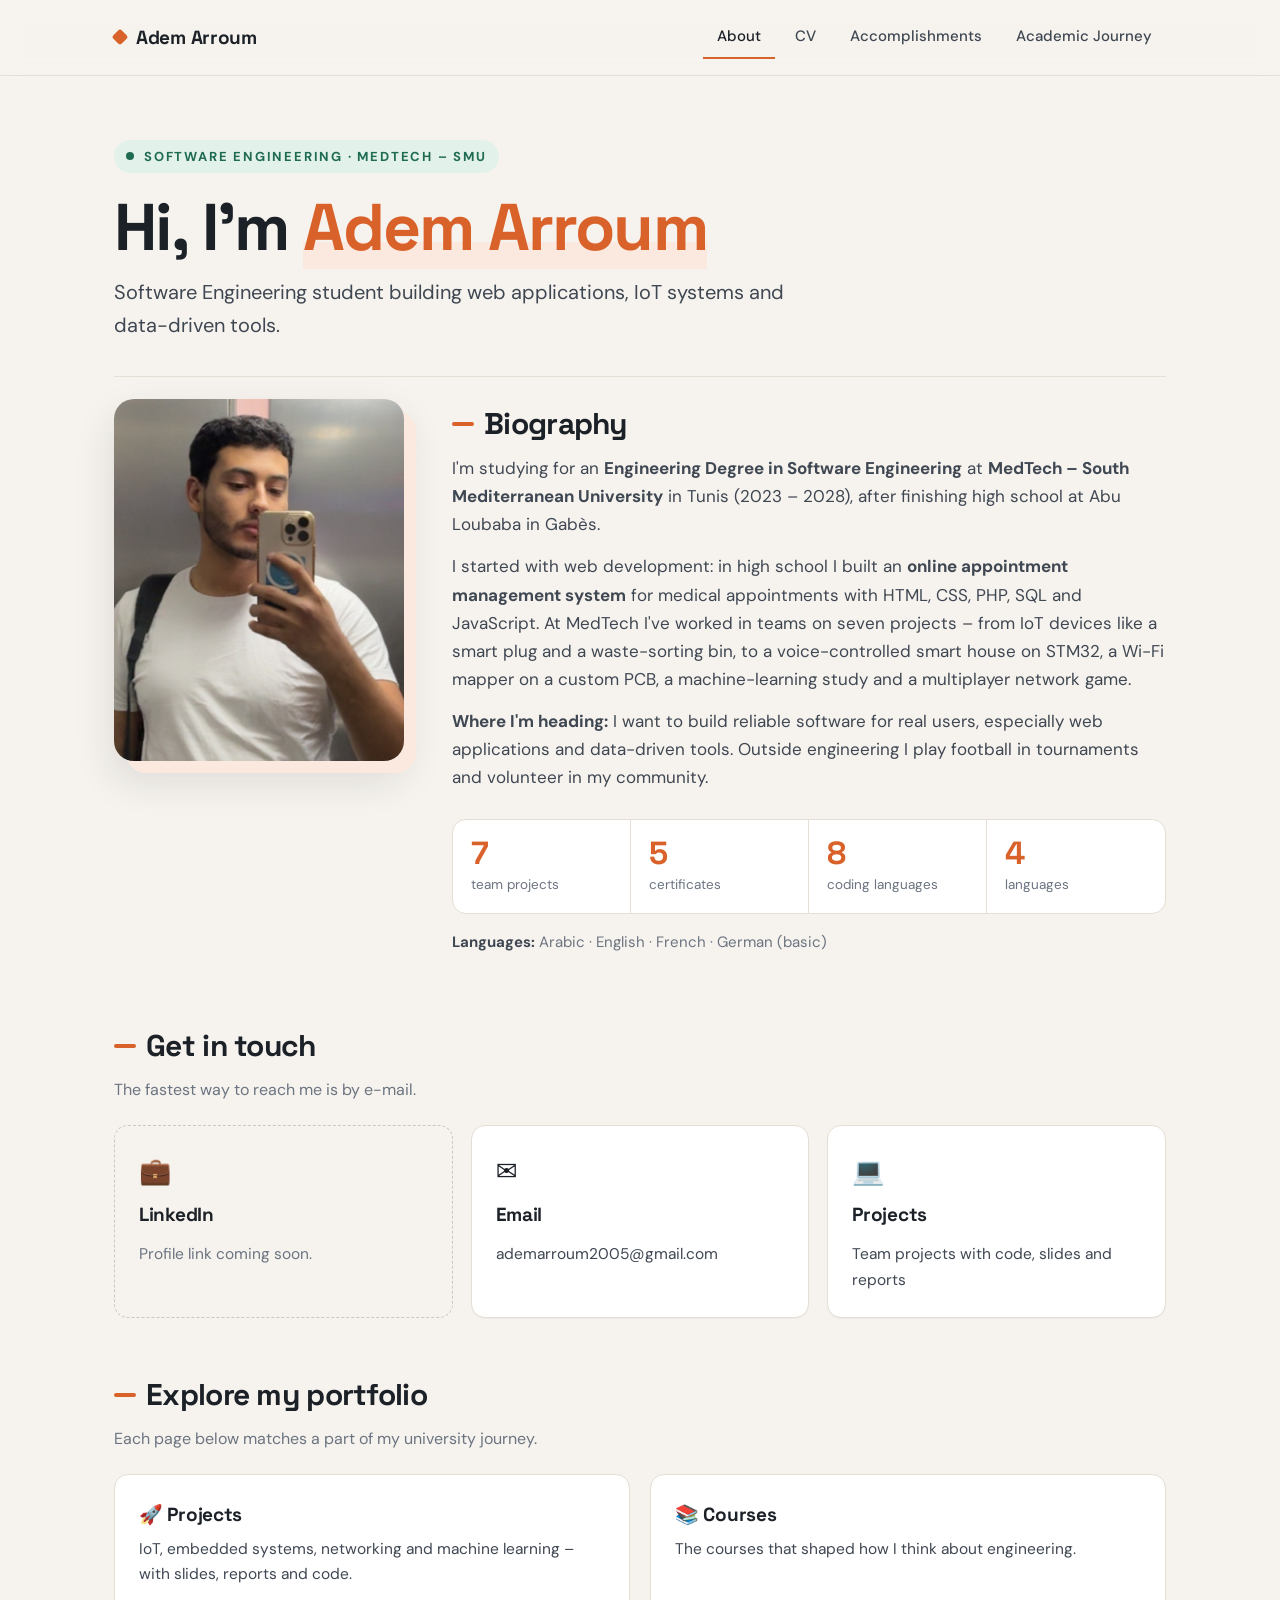
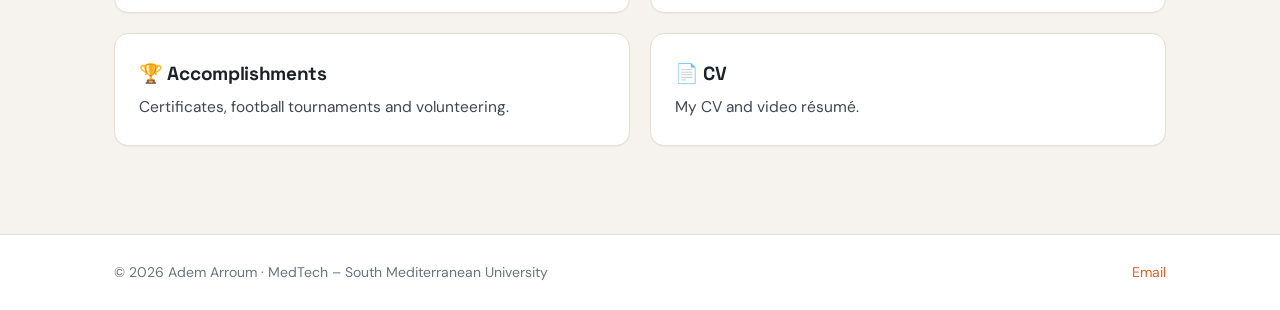
<file: index.html>
<!DOCTYPE html>
<html lang="en">
<head>
<meta charset="utf-8">
<meta name="viewport" content="width=device-width, initial-scale=1">
<title>About · Adem Arroum</title>
<meta name="description" content="E-portfolio of Adem Arroum, Software Engineering student at MedTech – South Mediterranean University.">
<meta property="og:type" content="website">
<meta property="og:title" content="About · Adem Arroum – E-Portfolio">
<meta property="og:description" content="Software Engineering student at MedTech – SMU: IoT, embedded, networking and machine-learning team projects, CV and certificates.">
<link rel="preconnect" href="https://fonts.googleapis.com"><link rel="preconnect" href="https://fonts.gstatic.com" crossorigin>
<link href="https://fonts.googleapis.com/css2?family=DM+Sans:wght@400;500;600;700&family=Space+Grotesk:wght@500;600;700&display=swap" rel="stylesheet">
<link rel="icon" href="data:image/svg+xml,<svg xmlns='http://www.w3.org/2000/svg' viewBox='0 0 100 100'><circle cx='50' cy='50' r='40' fill='%23d9622b'/></svg>">
<link rel="stylesheet" href="assets/style.css">
</head>
<body>
<header><nav class="nav">
  <a class="brand" href="index.html"><span class="dot"></span>Adem Arroum</a>
  <button class="burger" aria-label="Open menu" onclick="document.querySelector('.menu').classList.toggle('open')">☰</button>
  <ul class="menu"><li><a href="index.html" class="active">About</a><ul class="sub"><li><a href="index.html#biography">Biography</a></li><li><a href="index.html#linkedin">LinkedIn</a></li><li><a href="index.html#email">Email</a></li></ul></li><li><a href="cv.html">CV</a><ul class="sub"><li><a href="cv.html#cv">CV</a></li><li><a href="cv.html#video-resume">Video Résumé</a></li></ul></li><li><a href="accomplishments.html">Accomplishments</a><ul class="sub"><li><a href="accomplishments.html#extracurricular">Extracurricular Activities</a></li><li><a href="accomplishments.html#certificates">Professional Certificates</a></li><li><a href="accomplishments.html#rewards">Rewards</a></li><li><a href="accomplishments.html#competitions">Competitions</a></li></ul></li><li><a href="academic.html">Academic Journey</a><ul class="sub"><li><a href="academic.html#internships">Internships</a></li><li><a href="academic.html#projects">Projects</a></li><li><a href="academic.html#courses">Interesting Courses</a></li><li><a href="academic.html#company-visits">Company Visits</a></li></ul></li></ul>
</nav></header>
<main>
<div class="hero">
  <div class="kicker"><span class="dot"></span>Software Engineering · MedTech – SMU</div>
  <h1>Hi, I'm <span class="grad">Adem Arroum</span></h1>
  <p class="lead">Software Engineering student building web applications, IoT systems and data-driven tools.</p>
</div>

<section id="biography" style="padding-top:10px">
 <div class="about">
  <div class="photo"><img src="assets/img/adem.jpg" alt="Portrait of Adem Arroum"></div>
  <div class="bio">
   <h2>Biography</h2>
   <p>I'm studying for an <b>Engineering Degree in Software Engineering</b> at <b>MedTech – South Mediterranean University</b> in Tunis (2023 – 2028), after finishing high school at Abu Loubaba in Gabès.</p>
   <p>I started with web development: in high school I built an <b>online appointment management system</b> for medical appointments with HTML, CSS, PHP, SQL and JavaScript. At MedTech I've worked in teams on seven projects – from IoT devices like a smart plug and a waste-sorting bin, to a voice-controlled smart house on STM32, a Wi-Fi mapper on a custom PCB, a machine-learning study and a multiplayer network game.</p>
   <p><b>Where I'm heading:</b> I want to build reliable software for real users, especially web applications and data-driven tools. Outside engineering I play football in tournaments and volunteer in my community.</p>
   <div class="stat-row">
    <div class="stat"><b>7</b><span>team projects</span></div>
    <div class="stat"><b>5</b><span>certificates</span></div>
    <div class="stat"><b>8</b><span>coding languages</span></div>
    <div class="stat"><b>4</b><span>languages</span></div>
   </div>
   <p style="margin-top:16px;color:var(--muted);font-size:15px"><b style="color:var(--soft)">Languages:</b> Arabic · English · French · German (basic)</p>
  </div>
 </div>
</section>

<section>
 <h2>Get in touch</h2>
 <p class="sec-intro">The fastest way to reach me is by e-mail.</p>
 <div class="contact-cards">
  <div class="card placeholder" id="linkedin"><span class="ic">💼</span><h3>LinkedIn</h3><p>Profile link coming soon.</p></div>
  <a class="card" id="email" href="mailto:ademarroum2005@gmail.com"><span class="ic">✉️</span><h3>Email</h3><p>ademarroum2005@gmail.com</p></a>
  <a class="card" href="academic.html#projects"><span class="ic">💻</span><h3>Projects</h3><p>Team projects with code, slides and reports</p></a>
 </div>
</section>

<section>
 <h2>Explore my portfolio</h2>
 <p class="sec-intro">Each page below matches a part of my university journey.</p>
 <div class="grid g2">
  <a class="card" href="academic.html#projects"><h3>🚀 Projects</h3><p>IoT, embedded systems, networking and machine learning – with slides, reports and code.</p></a>
  <a class="card" href="academic.html#courses"><h3>📚 Courses</h3><p>The courses that shaped how I think about engineering.</p></a>
  <a class="card" href="accomplishments.html"><h3>🏆 Accomplishments</h3><p>Certificates, football tournaments and volunteering.</p></a>
  <a class="card" href="cv.html"><h3>📄 CV</h3><p>My CV and video résumé.</p></a>
 </div>
</section>

</main>
<footer><div class="in">
  <span>© 2026 Adem Arroum · MedTech – South Mediterranean University</span>
  <span><a href="mailto:ademarroum2005@gmail.com">Email</a></span>
</div></footer>
</body>
</html>
</file>
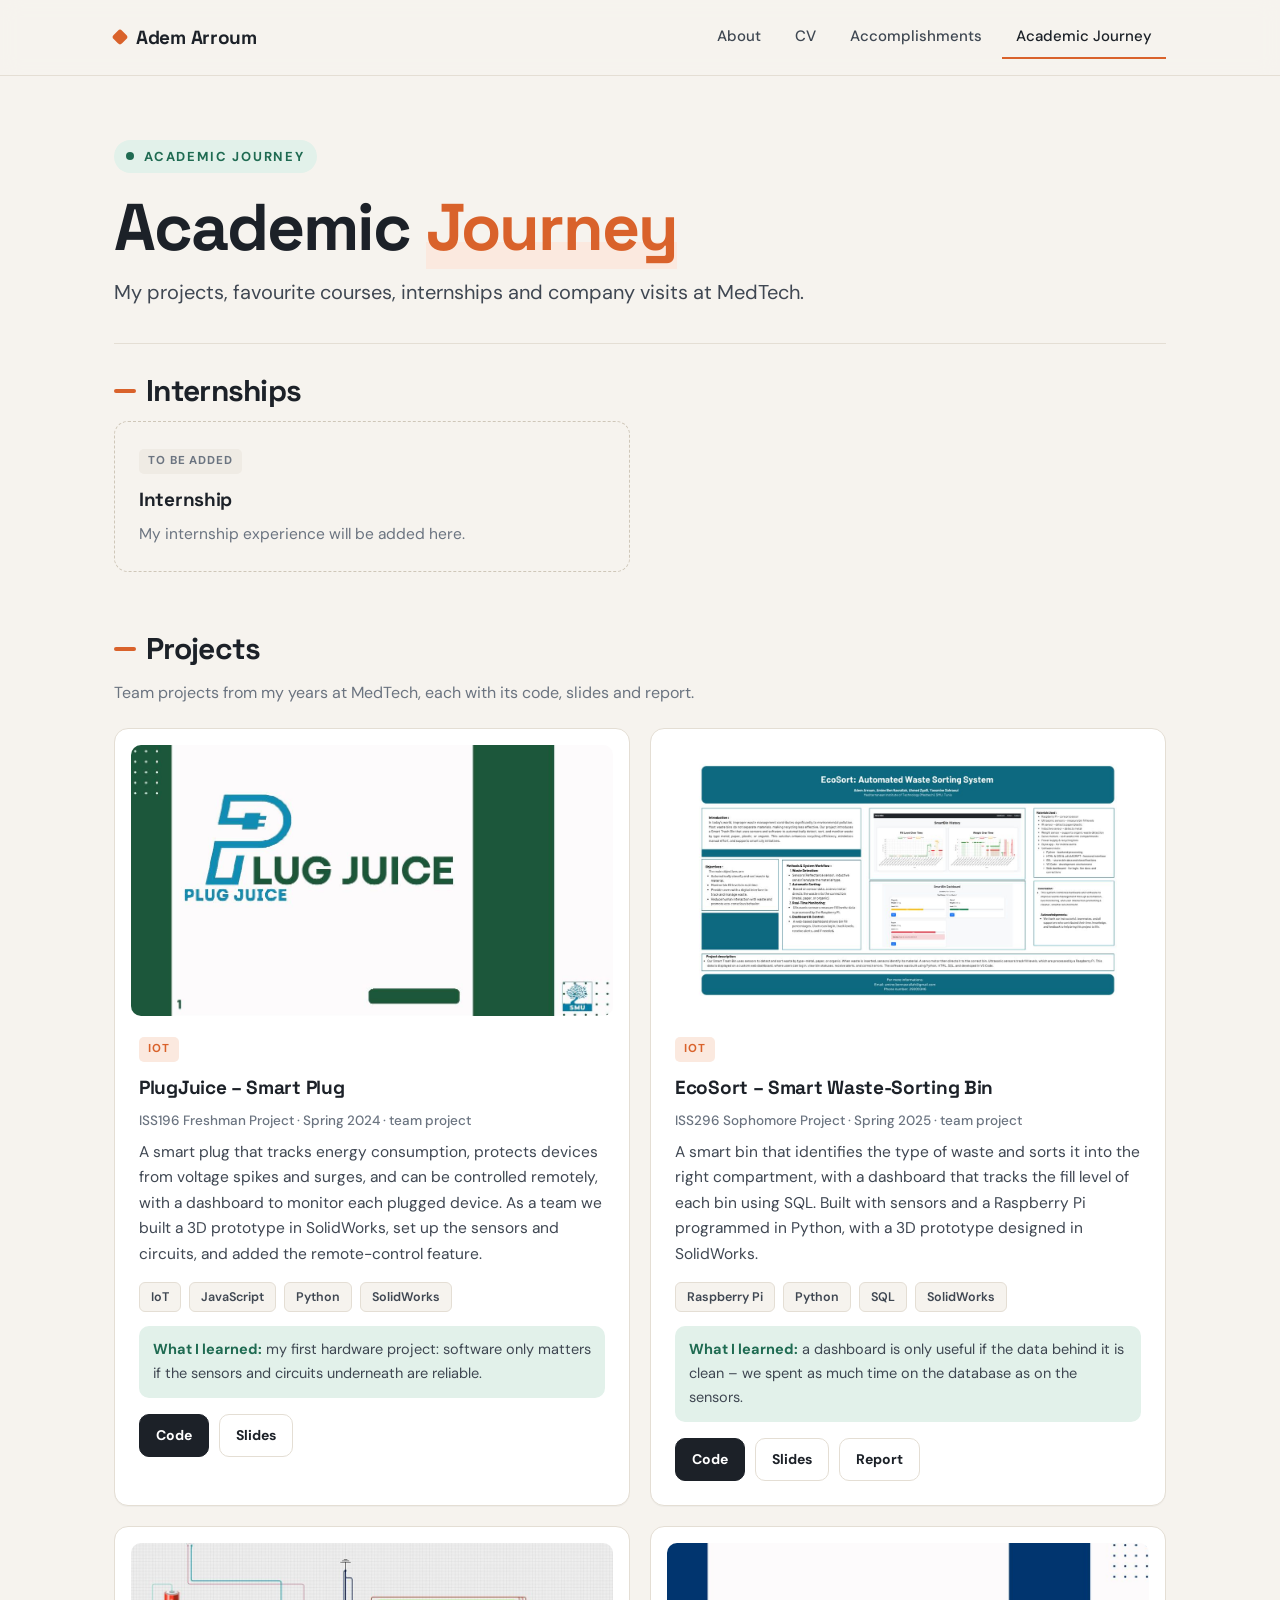
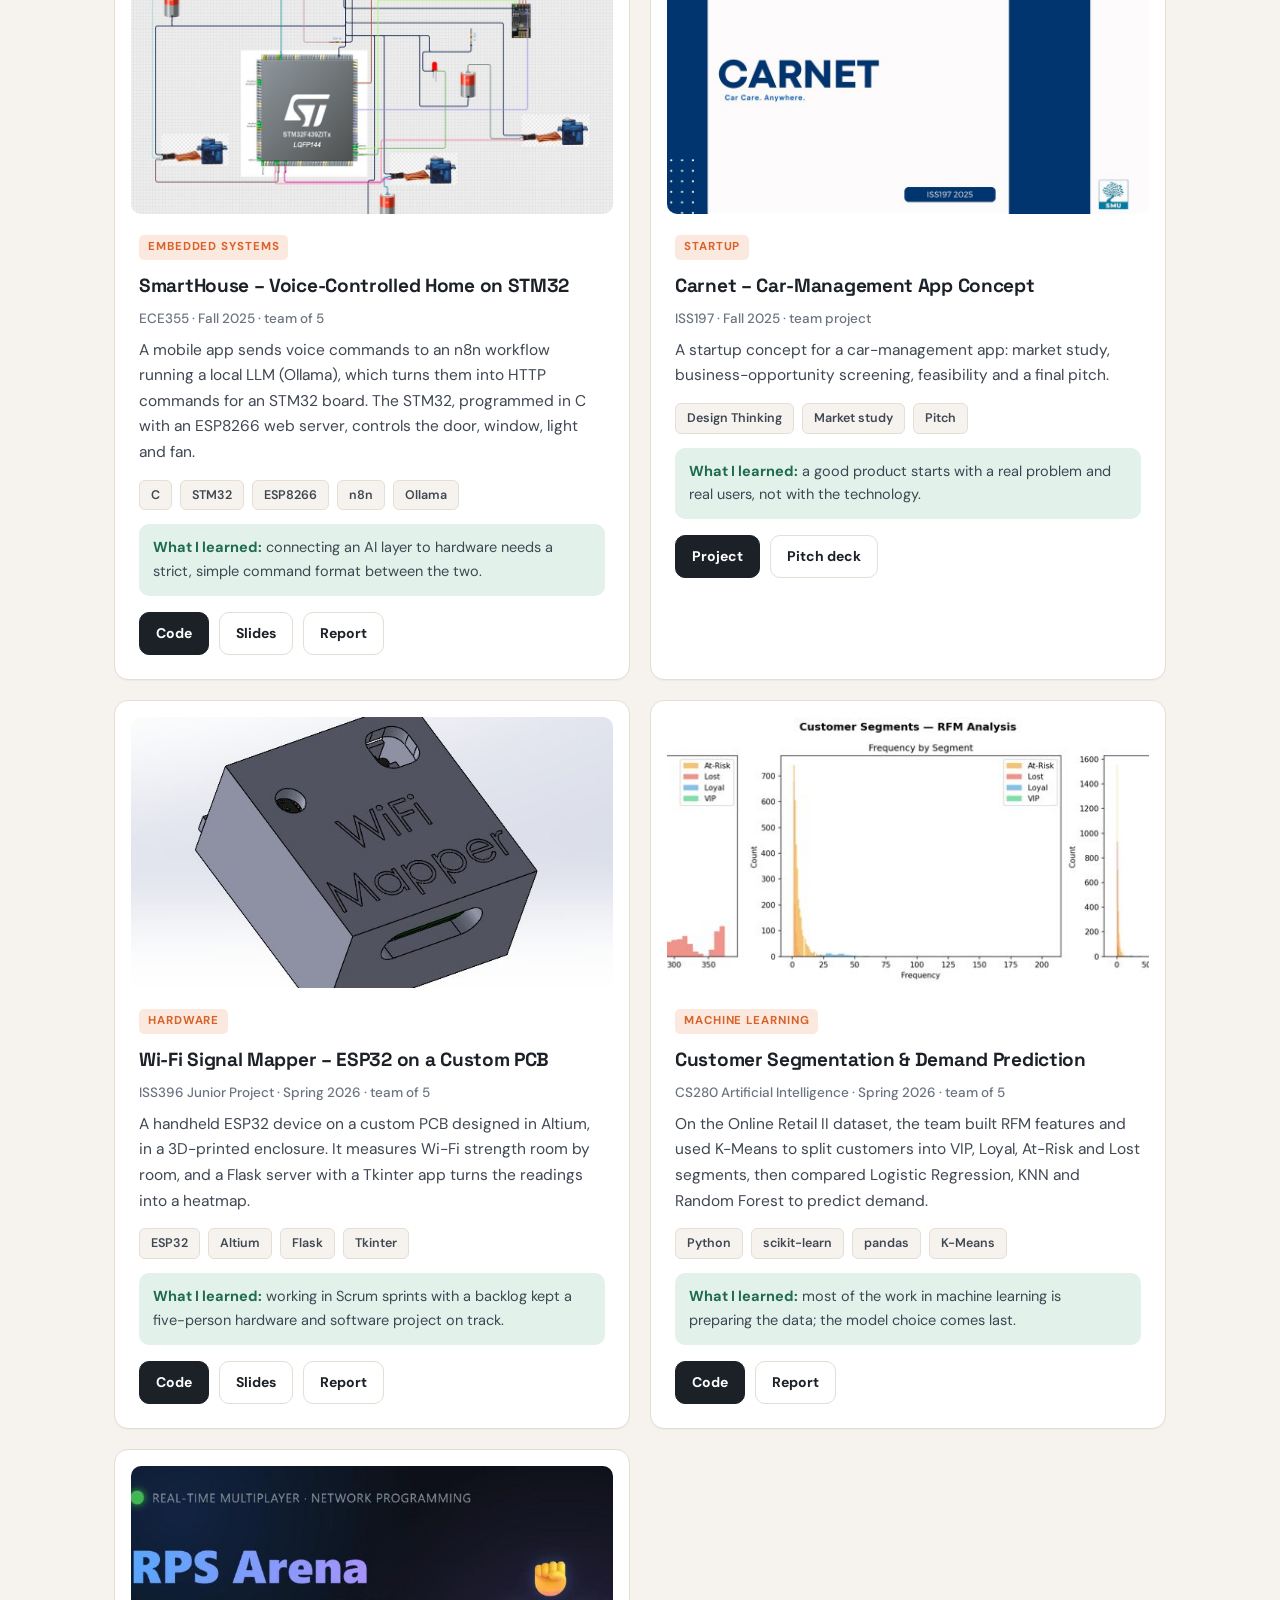
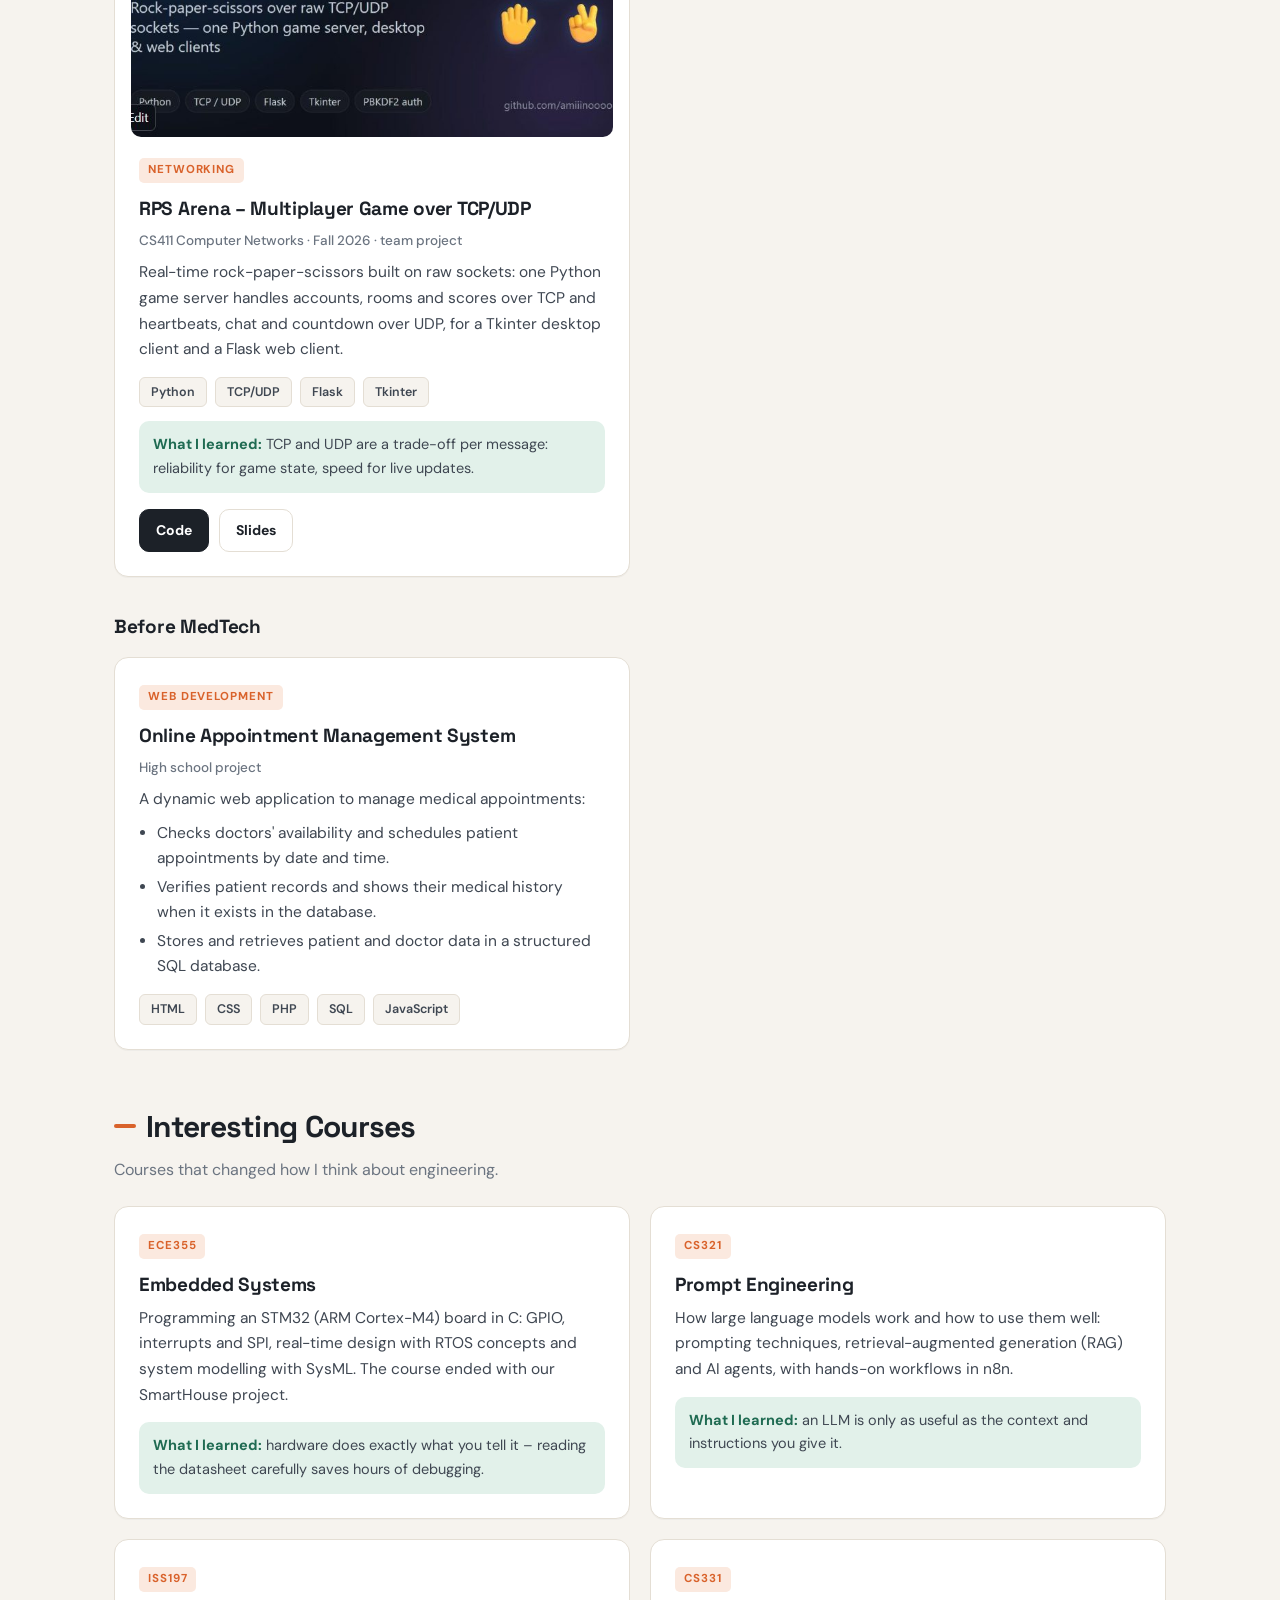
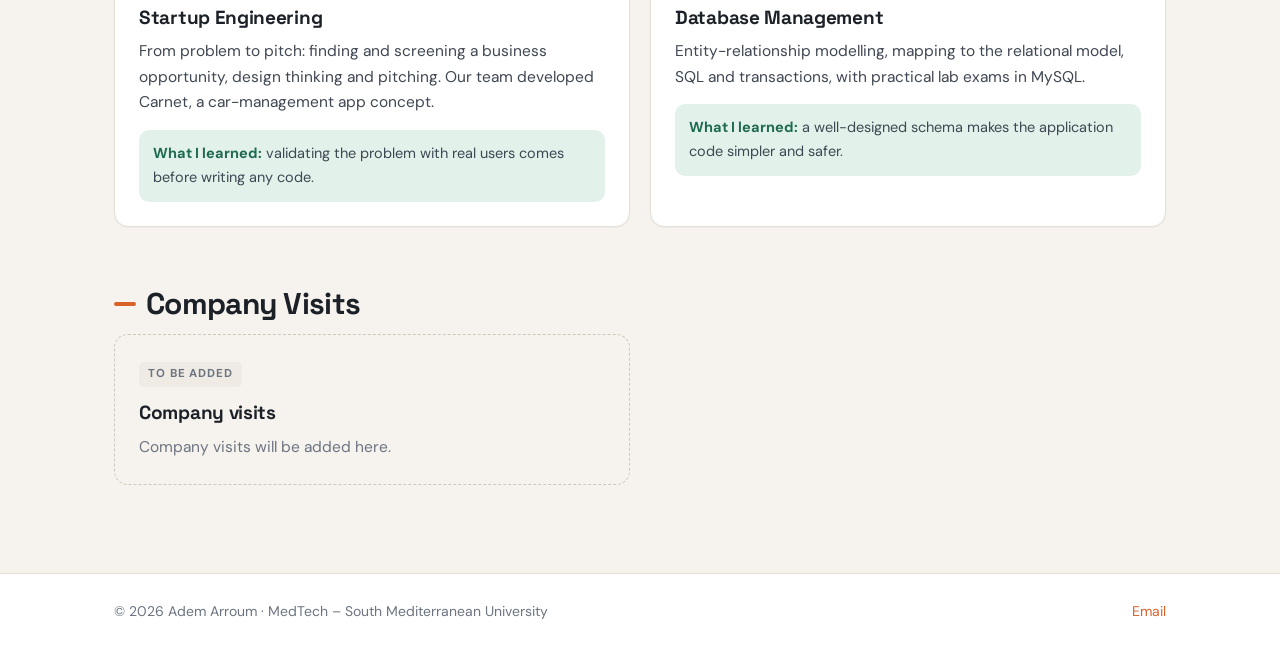
<file: academic.html>
<!DOCTYPE html>
<html lang="en">
<head>
<meta charset="utf-8">
<meta name="viewport" content="width=device-width, initial-scale=1">
<title>Academic Journey · Adem Arroum</title>
<meta name="description" content="E-portfolio of Adem Arroum, Software Engineering student at MedTech – South Mediterranean University.">
<meta property="og:type" content="website">
<meta property="og:title" content="Academic Journey · Adem Arroum – E-Portfolio">
<meta property="og:description" content="Software Engineering student at MedTech – SMU: IoT, embedded, networking and machine-learning team projects, CV and certificates.">
<link rel="preconnect" href="https://fonts.googleapis.com"><link rel="preconnect" href="https://fonts.gstatic.com" crossorigin>
<link href="https://fonts.googleapis.com/css2?family=DM+Sans:wght@400;500;600;700&family=Space+Grotesk:wght@500;600;700&display=swap" rel="stylesheet">
<link rel="icon" href="data:image/svg+xml,<svg xmlns='http://www.w3.org/2000/svg' viewBox='0 0 100 100'><circle cx='50' cy='50' r='40' fill='%23d9622b'/></svg>">
<link rel="stylesheet" href="assets/style.css">
</head>
<body>
<header><nav class="nav">
  <a class="brand" href="index.html"><span class="dot"></span>Adem Arroum</a>
  <button class="burger" aria-label="Open menu" onclick="document.querySelector('.menu').classList.toggle('open')">☰</button>
  <ul class="menu"><li><a href="index.html">About</a><ul class="sub"><li><a href="index.html#biography">Biography</a></li><li><a href="index.html#linkedin">LinkedIn</a></li><li><a href="index.html#email">Email</a></li></ul></li><li><a href="cv.html">CV</a><ul class="sub"><li><a href="cv.html#cv">CV</a></li><li><a href="cv.html#video-resume">Video Résumé</a></li></ul></li><li><a href="accomplishments.html">Accomplishments</a><ul class="sub"><li><a href="accomplishments.html#extracurricular">Extracurricular Activities</a></li><li><a href="accomplishments.html#certificates">Professional Certificates</a></li><li><a href="accomplishments.html#rewards">Rewards</a></li><li><a href="accomplishments.html#competitions">Competitions</a></li></ul></li><li><a href="academic.html" class="active">Academic Journey</a><ul class="sub"><li><a href="academic.html#internships">Internships</a></li><li><a href="academic.html#projects">Projects</a></li><li><a href="academic.html#courses">Interesting Courses</a></li><li><a href="academic.html#company-visits">Company Visits</a></li></ul></li></ul>
</nav></header>
<main>
<div class="hero">
  <div class="kicker"><span class="dot"></span>Academic Journey</div>
  <h1>Academic <span class="grad">Journey</span></h1>
  <p class="lead">My projects, favourite courses, internships and company visits at MedTech.</p>
</div>

<section id="internships" style="padding-top:10px">
 <h2>Internships</h2>
 <div class="grid g2"><div class="card placeholder"><span class="badge grey">To be added</span><h3>Internship</h3><p>My internship experience will be added here.</p></div></div>
</section>

<section id="projects">
 <h2>Projects</h2>
 <p class="sec-intro">Team projects from my years at MedTech, each with its code, slides and report.</p>
 <div class="grid g2"><div class="card"><div class="thumb"><img src="assets/img/plugjuice.jpg" alt="PlugJuice – Smart Plug"></div>
 <span class="badge">IoT</span><h3>PlugJuice – Smart Plug</h3><div class="meta">ISS196 Freshman Project · Spring 2024 · team project</div><p>A smart plug that tracks energy consumption, protects devices from voltage spikes and surges, and can be controlled remotely, with a dashboard to monitor each plugged device. As a team we built a 3D prototype in SolidWorks, set up the sensors and circuits, and added the remote-control feature.</p><div class="chips"><span class="chip">IoT</span><span class="chip">JavaScript</span><span class="chip">Python</span><span class="chip">SolidWorks</span></div><div class="reflect"><b>What I learned:</b> my first hardware project: software only matters if the sensors and circuits underneath are reliable.</div><div class="links"><a class="btn" href="https://github.com/amiiinoooo/smart-plug" target="_blank" rel="noopener">Code</a><a class="btn ghost" href="https://github.com/amiiinoooo/smart-plug/blob/main/docs/PLUG%20JUICE.pdf" target="_blank" rel="noopener">Slides</a></div></div><div class="card"><div class="thumb"><img src="assets/img/ecosort.jpg" alt="EcoSort – Smart Waste-Sorting Bin"></div>
 <span class="badge">IoT</span><h3>EcoSort – Smart Waste-Sorting Bin</h3><div class="meta">ISS296 Sophomore Project · Spring 2025 · team project</div><p>A smart bin that identifies the type of waste and sorts it into the right compartment, with a dashboard that tracks the fill level of each bin using SQL. Built with sensors and a Raspberry Pi programmed in Python, with a 3D prototype designed in SolidWorks.</p><div class="chips"><span class="chip">Raspberry Pi</span><span class="chip">Python</span><span class="chip">SQL</span><span class="chip">SolidWorks</span></div><div class="reflect"><b>What I learned:</b> a dashboard is only useful if the data behind it is clean – we spent as much time on the database as on the sensors.</div><div class="links"><a class="btn" href="https://github.com/amiiinoooo/ecosort" target="_blank" rel="noopener">Code</a><a class="btn ghost" href="https://github.com/amiiinoooo/ecosort/blob/main/docs/EcoSort.pdf" target="_blank" rel="noopener">Slides</a><a class="btn ghost" href="https://github.com/amiiinoooo/ecosort/blob/main/docs/final-report.pdf" target="_blank" rel="noopener">Report</a></div></div><div class="card"><div class="thumb"><img src="assets/img/smarthouse.jpg" alt="SmartHouse – Voice-Controlled Home on STM32"></div>
 <span class="badge">Embedded Systems</span><h3>SmartHouse – Voice-Controlled Home on STM32</h3><div class="meta">ECE355 · Fall 2025 · team of 5</div><p>A mobile app sends voice commands to an n8n workflow running a local LLM (Ollama), which turns them into HTTP commands for an STM32 board. The STM32, programmed in C with an ESP8266 web server, controls the door, window, light and fan.</p><div class="chips"><span class="chip">C</span><span class="chip">STM32</span><span class="chip">ESP8266</span><span class="chip">n8n</span><span class="chip">Ollama</span></div><div class="reflect"><b>What I learned:</b> connecting an AI layer to hardware needs a strict, simple command format between the two.</div><div class="links"><a class="btn" href="https://github.com/amiiinoooo/smart-house-stm32" target="_blank" rel="noopener">Code</a><a class="btn ghost" href="https://github.com/amiiinoooo/smart-house-stm32/blob/main/docs/slides.pdf" target="_blank" rel="noopener">Slides</a><a class="btn ghost" href="https://github.com/amiiinoooo/smart-house-stm32/blob/main/docs/final-report.pdf" target="_blank" rel="noopener">Report</a></div></div><div class="card"><div class="thumb"><img src="assets/img/carnet.jpg" alt="Carnet – Car-Management App Concept"></div>
 <span class="badge">Startup</span><h3>Carnet – Car-Management App Concept</h3><div class="meta">ISS197 · Fall 2025 · team project</div><p>A startup concept for a car-management app: market study, business-opportunity screening, feasibility and a final pitch.</p><div class="chips"><span class="chip">Design Thinking</span><span class="chip">Market study</span><span class="chip">Pitch</span></div><div class="reflect"><b>What I learned:</b> a good product starts with a real problem and real users, not with the technology.</div><div class="links"><a class="btn" href="https://github.com/amiiinoooo/carnet" target="_blank" rel="noopener">Project</a><a class="btn ghost" href="https://github.com/amiiinoooo/carnet/blob/main/docs/pitch-deck.pdf" target="_blank" rel="noopener">Pitch deck</a></div></div><div class="card"><div class="thumb"><img src="assets/img/wifi-mapper.jpg" alt="Wi-Fi Signal Mapper – ESP32 on a Custom PCB"></div>
 <span class="badge">Hardware</span><h3>Wi-Fi Signal Mapper – ESP32 on a Custom PCB</h3><div class="meta">ISS396 Junior Project · Spring 2026 · team of 5</div><p>A handheld ESP32 device on a custom PCB designed in Altium, in a 3D-printed enclosure. It measures Wi-Fi strength room by room, and a Flask server with a Tkinter app turns the readings into a heatmap.</p><div class="chips"><span class="chip">ESP32</span><span class="chip">Altium</span><span class="chip">Flask</span><span class="chip">Tkinter</span></div><div class="reflect"><b>What I learned:</b> working in Scrum sprints with a backlog kept a five-person hardware and software project on track.</div><div class="links"><a class="btn" href="https://github.com/amiiinoooo/wifi-signal-mapper" target="_blank" rel="noopener">Code</a><a class="btn ghost" href="https://github.com/amiiinoooo/wifi-signal-mapper/blob/main/docs/presentation.pdf" target="_blank" rel="noopener">Slides</a><a class="btn ghost" href="https://github.com/amiiinoooo/wifi-signal-mapper/blob/main/docs/final-report.pdf" target="_blank" rel="noopener">Report</a></div></div><div class="card"><div class="thumb"><img src="assets/img/ml-segments.jpg" alt="Customer Segmentation & Demand Prediction"></div>
 <span class="badge">Machine Learning</span><h3>Customer Segmentation & Demand Prediction</h3><div class="meta">CS280 Artificial Intelligence · Spring 2026 · team of 5</div><p>On the Online Retail II dataset, the team built RFM features and used K-Means to split customers into VIP, Loyal, At-Risk and Lost segments, then compared Logistic Regression, KNN and Random Forest to predict demand.</p><div class="chips"><span class="chip">Python</span><span class="chip">scikit-learn</span><span class="chip">pandas</span><span class="chip">K-Means</span></div><div class="reflect"><b>What I learned:</b> most of the work in machine learning is preparing the data; the model choice comes last.</div><div class="links"><a class="btn" href="https://github.com/amiiinoooo/customer-segmentation-demand-prediction" target="_blank" rel="noopener">Code</a><a class="btn ghost" href="https://github.com/amiiinoooo/customer-segmentation-demand-prediction/blob/main/docs/report.pdf" target="_blank" rel="noopener">Report</a></div></div><div class="card"><div class="thumb"><img src="assets/img/rps-arena.jpg" alt="RPS Arena – Multiplayer Game over TCP/UDP"></div>
 <span class="badge">Networking</span><h3>RPS Arena – Multiplayer Game over TCP/UDP</h3><div class="meta">CS411 Computer Networks · Fall 2026 · team project</div><p>Real-time rock-paper-scissors built on raw sockets: one Python game server handles accounts, rooms and scores over TCP and heartbeats, chat and countdown over UDP, for a Tkinter desktop client and a Flask web client.</p><div class="chips"><span class="chip">Python</span><span class="chip">TCP/UDP</span><span class="chip">Flask</span><span class="chip">Tkinter</span></div><div class="reflect"><b>What I learned:</b> TCP and UDP are a trade-off per message: reliability for game state, speed for live updates.</div><div class="links"><a class="btn" href="https://github.com/amiiinoooo/RPS_arena" target="_blank" rel="noopener">Code</a><a class="btn ghost" href="https://github.com/amiiinoooo/RPS_arena/blob/main/docs/RPS.pdf" target="_blank" rel="noopener">Slides</a></div></div></div>
 <h3 style="margin:34px 0 14px">Before MedTech</h3>
 <div class="grid g2"><div class="card"><span class="badge">Web Development</span><h3>Online Appointment Management System</h3><div class="meta">High school project</div>
 <p>A dynamic web application to manage medical appointments:</p>
 <ul>
  <li>Checks doctors' availability and schedules patient appointments by date and time.</li>
  <li>Verifies patient records and shows their medical history when it exists in the database.</li>
  <li>Stores and retrieves patient and doctor data in a structured SQL database.</li>
 </ul>
 <div class="chips"><span class="chip">HTML</span><span class="chip">CSS</span><span class="chip">PHP</span><span class="chip">SQL</span><span class="chip">JavaScript</span></div></div></div>
</section>

<section id="courses">
 <h2>Interesting Courses</h2>
 <p class="sec-intro">Courses that changed how I think about engineering.</p>
 <div class="grid g2">
  <div class="card"><span class="badge">ECE355</span><h3>Embedded Systems</h3>
   <p>Programming an STM32 (ARM Cortex-M4) board in C: GPIO, interrupts and SPI, real-time design with RTOS concepts and system modelling with SysML. The course ended with our SmartHouse project.</p>
   <div class="reflect"><b>What I learned:</b> hardware does exactly what you tell it – reading the datasheet carefully saves hours of debugging.</div></div>
  <div class="card"><span class="badge">CS321</span><h3>Prompt Engineering</h3>
   <p>How large language models work and how to use them well: prompting techniques, retrieval-augmented generation (RAG) and AI agents, with hands-on workflows in n8n.</p>
   <div class="reflect"><b>What I learned:</b> an LLM is only as useful as the context and instructions you give it.</div></div>
  <div class="card"><span class="badge">ISS197</span><h3>Startup Engineering</h3>
   <p>From problem to pitch: finding and screening a business opportunity, design thinking and pitching. Our team developed Carnet, a car-management app concept.</p>
   <div class="reflect"><b>What I learned:</b> validating the problem with real users comes before writing any code.</div></div>
  <div class="card"><span class="badge">CS331</span><h3>Database Management</h3>
   <p>Entity-relationship modelling, mapping to the relational model, SQL and transactions, with practical lab exams in MySQL.</p>
   <div class="reflect"><b>What I learned:</b> a well-designed schema makes the application code simpler and safer.</div></div>
 </div>
</section>

<section id="company-visits">
 <h2>Company Visits</h2>
 <div class="grid g2"><div class="card placeholder"><span class="badge grey">To be added</span><h3>Company visits</h3><p>Company visits will be added here.</p></div></div>
</section>

</main>
<footer><div class="in">
  <span>© 2026 Adem Arroum · MedTech – South Mediterranean University</span>
  <span><a href="mailto:ademarroum2005@gmail.com">Email</a></span>
</div></footer>
</body>
</html>
</file>
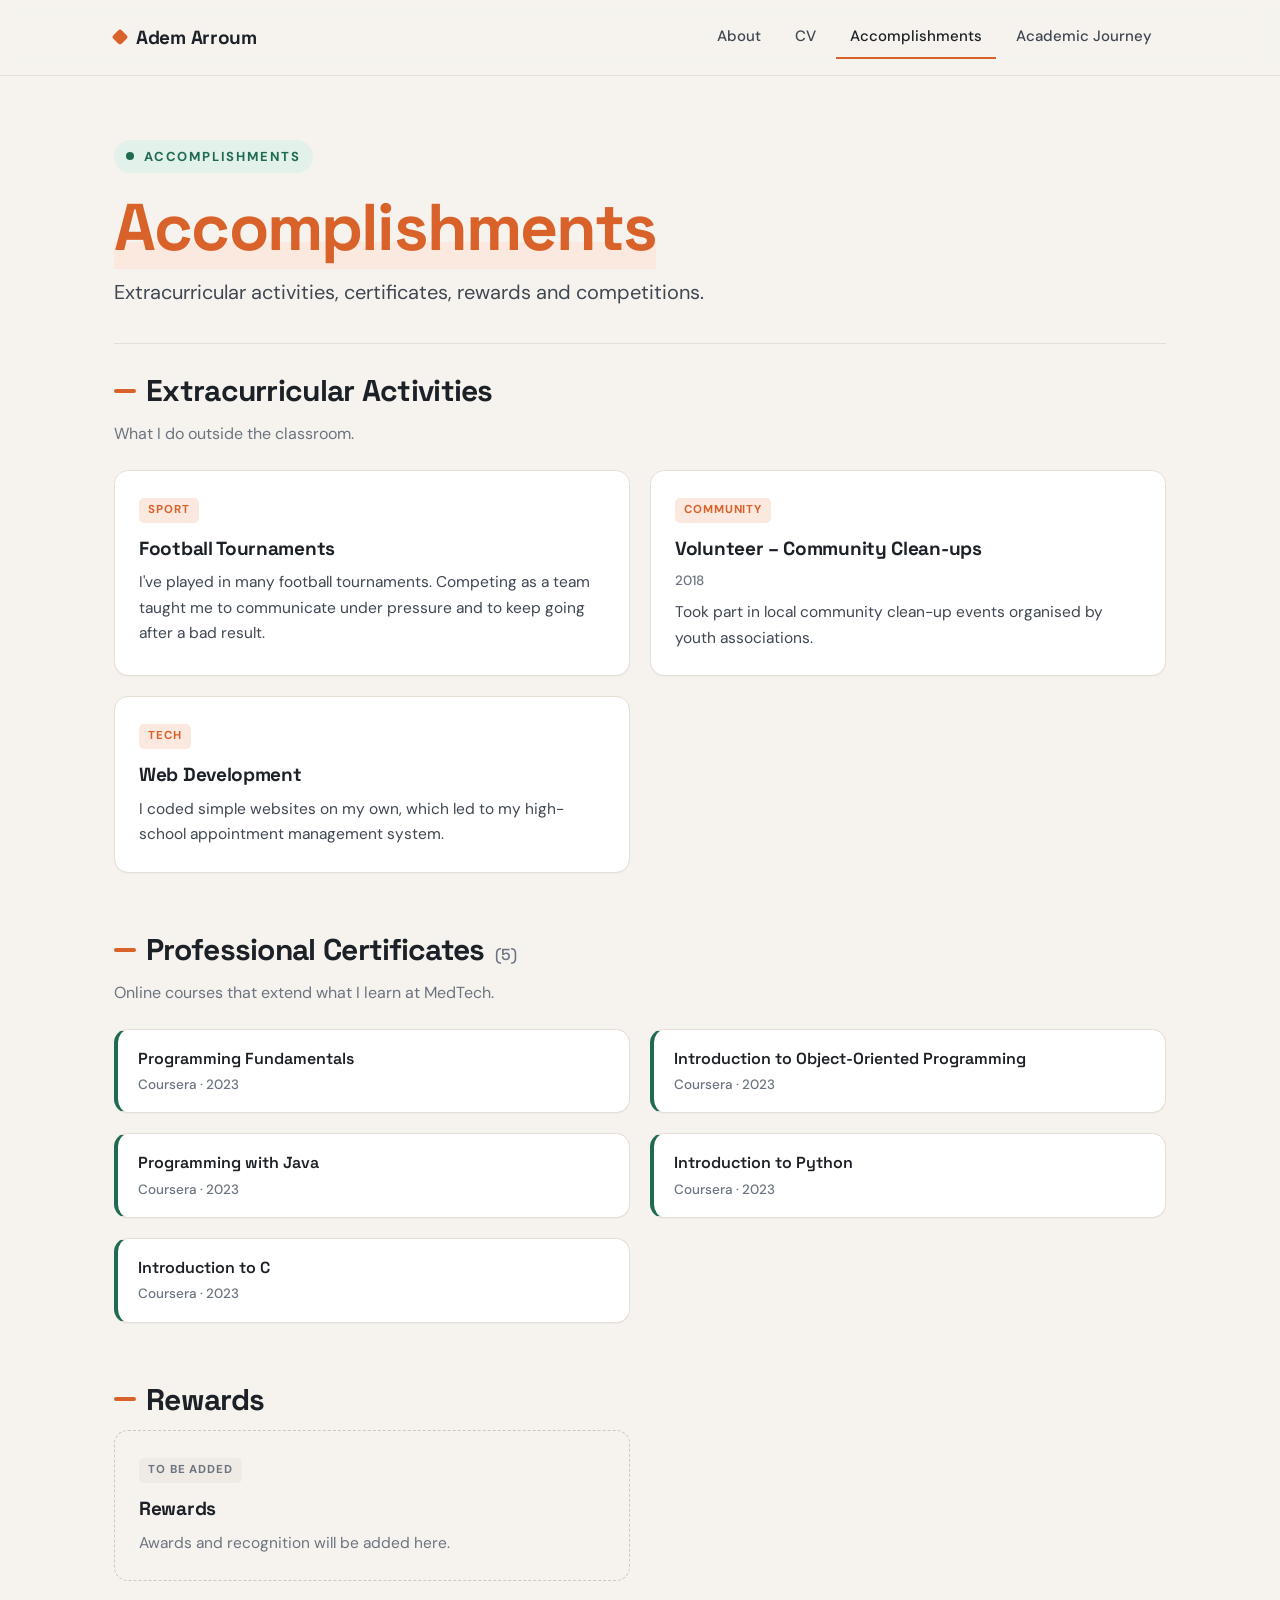
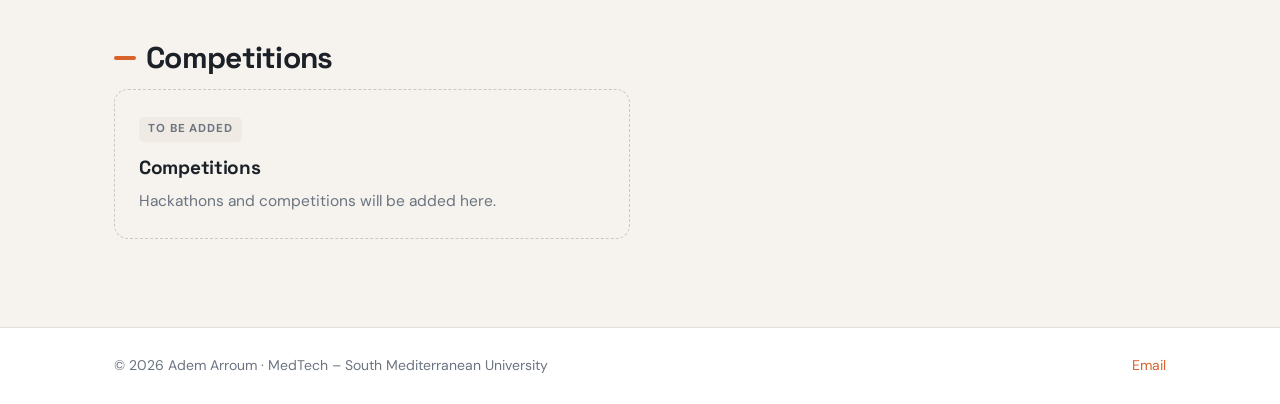
<file: accomplishments.html>
<!DOCTYPE html>
<html lang="en">
<head>
<meta charset="utf-8">
<meta name="viewport" content="width=device-width, initial-scale=1">
<title>Accomplishments · Adem Arroum</title>
<meta name="description" content="E-portfolio of Adem Arroum, Software Engineering student at MedTech – South Mediterranean University.">
<meta property="og:type" content="website">
<meta property="og:title" content="Accomplishments · Adem Arroum – E-Portfolio">
<meta property="og:description" content="Software Engineering student at MedTech – SMU: IoT, embedded, networking and machine-learning team projects, CV and certificates.">
<link rel="preconnect" href="https://fonts.googleapis.com"><link rel="preconnect" href="https://fonts.gstatic.com" crossorigin>
<link href="https://fonts.googleapis.com/css2?family=DM+Sans:wght@400;500;600;700&family=Space+Grotesk:wght@500;600;700&display=swap" rel="stylesheet">
<link rel="icon" href="data:image/svg+xml,<svg xmlns='http://www.w3.org/2000/svg' viewBox='0 0 100 100'><circle cx='50' cy='50' r='40' fill='%23d9622b'/></svg>">
<link rel="stylesheet" href="assets/style.css">
</head>
<body>
<header><nav class="nav">
  <a class="brand" href="index.html"><span class="dot"></span>Adem Arroum</a>
  <button class="burger" aria-label="Open menu" onclick="document.querySelector('.menu').classList.toggle('open')">☰</button>
  <ul class="menu"><li><a href="index.html">About</a><ul class="sub"><li><a href="index.html#biography">Biography</a></li><li><a href="index.html#linkedin">LinkedIn</a></li><li><a href="index.html#email">Email</a></li></ul></li><li><a href="cv.html">CV</a><ul class="sub"><li><a href="cv.html#cv">CV</a></li><li><a href="cv.html#video-resume">Video Résumé</a></li></ul></li><li><a href="accomplishments.html" class="active">Accomplishments</a><ul class="sub"><li><a href="accomplishments.html#extracurricular">Extracurricular Activities</a></li><li><a href="accomplishments.html#certificates">Professional Certificates</a></li><li><a href="accomplishments.html#rewards">Rewards</a></li><li><a href="accomplishments.html#competitions">Competitions</a></li></ul></li><li><a href="academic.html">Academic Journey</a><ul class="sub"><li><a href="academic.html#internships">Internships</a></li><li><a href="academic.html#projects">Projects</a></li><li><a href="academic.html#courses">Interesting Courses</a></li><li><a href="academic.html#company-visits">Company Visits</a></li></ul></li></ul>
</nav></header>
<main>
<div class="hero">
  <div class="kicker"><span class="dot"></span>Accomplishments</div>
  <h1><span class="grad">Accomplishments</span></h1>
  <p class="lead">Extracurricular activities, certificates, rewards and competitions.</p>
</div>

<section id="extracurricular" style="padding-top:10px">
 <h2>Extracurricular Activities</h2>
 <p class="sec-intro">What I do outside the classroom.</p>
 <div class="grid g2">
  <div class="card"><span class="badge">Sport</span><h3>Football Tournaments</h3>
   <p>I've played in many football tournaments. Competing as a team taught me to communicate under pressure and to keep going after a bad result.</p></div>
  <div class="card"><span class="badge">Community</span><h3>Volunteer – Community Clean-ups</h3><div class="meta">2018</div>
   <p>Took part in local community clean-up events organised by youth associations.</p></div>
  <div class="card"><span class="badge">Tech</span><h3>Web Development</h3>
   <p>I coded simple websites on my own, which led to my high-school appointment management system.</p></div>
 </div>
</section>

<section id="certificates">
 <h2>Professional Certificates<span class="num">(5)</span></h2>
 <p class="sec-intro">Online courses that extend what I learn at MedTech.</p>
 <div class="grid g2"><div class="card cert"><div><h4>Programming Fundamentals</h4><div class="meta">Coursera · 2023</div></div></div><div class="card cert"><div><h4>Introduction to Object-Oriented Programming</h4><div class="meta">Coursera · 2023</div></div></div><div class="card cert"><div><h4>Programming with Java</h4><div class="meta">Coursera · 2023</div></div></div><div class="card cert"><div><h4>Introduction to Python</h4><div class="meta">Coursera · 2023</div></div></div><div class="card cert"><div><h4>Introduction to C</h4><div class="meta">Coursera · 2023</div></div></div></div>
</section>

<section id="rewards">
 <h2>Rewards</h2>
 <div class="grid g2"><div class="card placeholder"><span class="badge grey">To be added</span><h3>Rewards</h3><p>Awards and recognition will be added here.</p></div></div>
</section>

<section id="competitions">
 <h2>Competitions</h2>
 <div class="grid g2"><div class="card placeholder"><span class="badge grey">To be added</span><h3>Competitions</h3><p>Hackathons and competitions will be added here.</p></div></div>
</section>

</main>
<footer><div class="in">
  <span>© 2026 Adem Arroum · MedTech – South Mediterranean University</span>
  <span><a href="mailto:ademarroum2005@gmail.com">Email</a></span>
</div></footer>
</body>
</html>
</file>
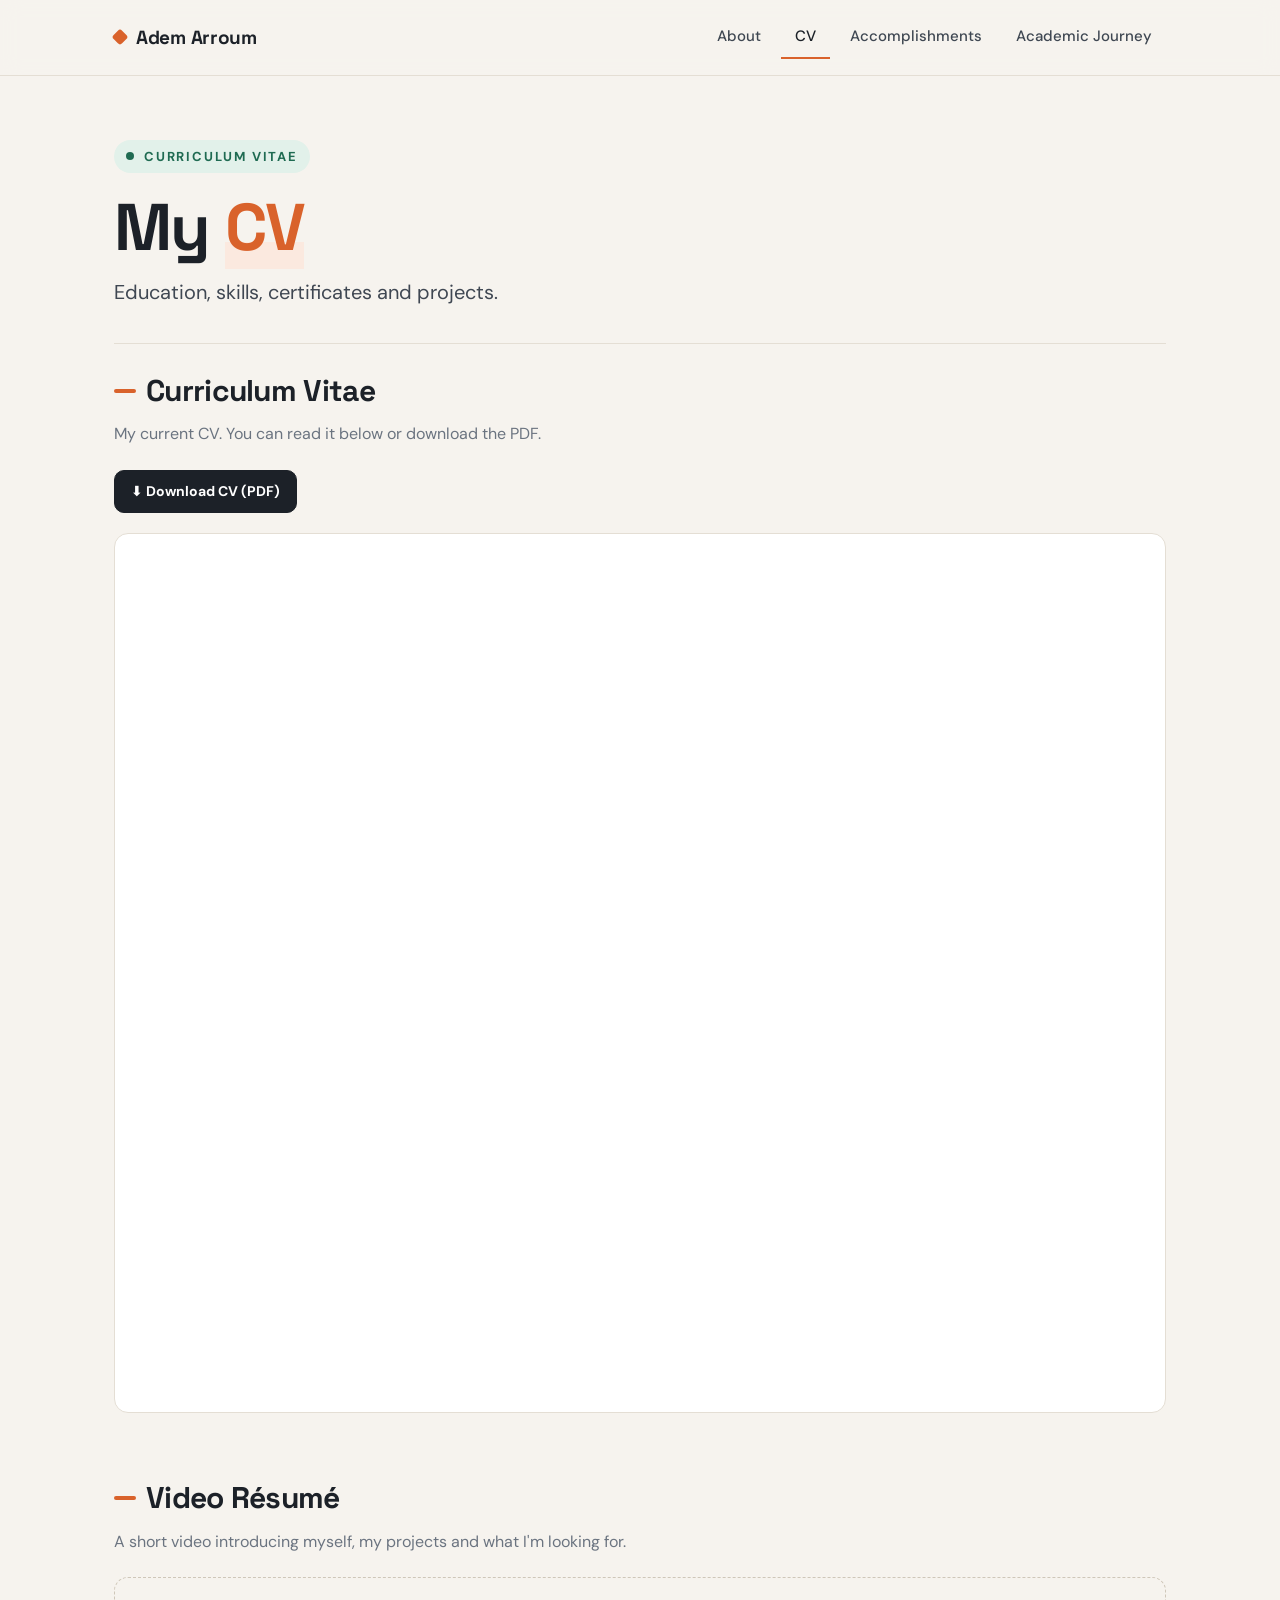
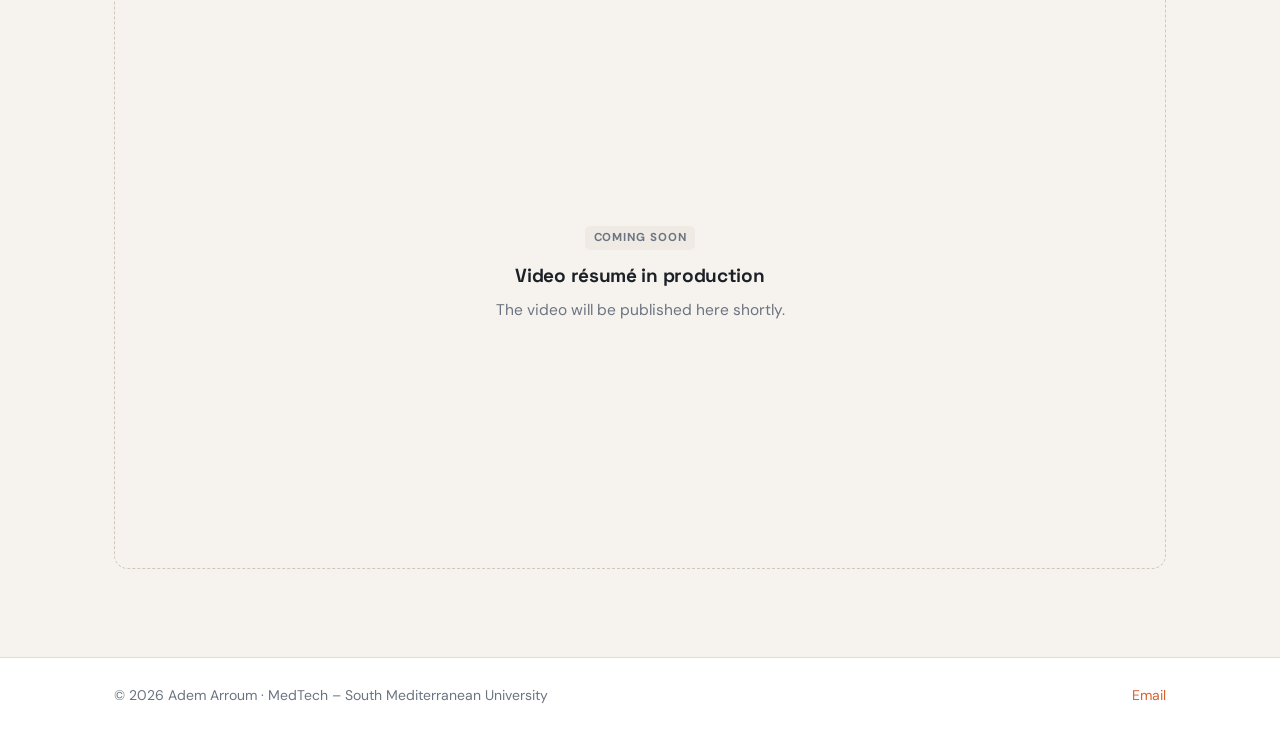
<file: cv.html>
<!DOCTYPE html>
<html lang="en">
<head>
<meta charset="utf-8">
<meta name="viewport" content="width=device-width, initial-scale=1">
<title>CV · Adem Arroum</title>
<meta name="description" content="E-portfolio of Adem Arroum, Software Engineering student at MedTech – South Mediterranean University.">
<meta property="og:type" content="website">
<meta property="og:title" content="CV · Adem Arroum – E-Portfolio">
<meta property="og:description" content="Software Engineering student at MedTech – SMU: IoT, embedded, networking and machine-learning team projects, CV and certificates.">
<link rel="preconnect" href="https://fonts.googleapis.com"><link rel="preconnect" href="https://fonts.gstatic.com" crossorigin>
<link href="https://fonts.googleapis.com/css2?family=DM+Sans:wght@400;500;600;700&family=Space+Grotesk:wght@500;600;700&display=swap" rel="stylesheet">
<link rel="icon" href="data:image/svg+xml,<svg xmlns='http://www.w3.org/2000/svg' viewBox='0 0 100 100'><circle cx='50' cy='50' r='40' fill='%23d9622b'/></svg>">
<link rel="stylesheet" href="assets/style.css">
</head>
<body>
<header><nav class="nav">
  <a class="brand" href="index.html"><span class="dot"></span>Adem Arroum</a>
  <button class="burger" aria-label="Open menu" onclick="document.querySelector('.menu').classList.toggle('open')">☰</button>
  <ul class="menu"><li><a href="index.html">About</a><ul class="sub"><li><a href="index.html#biography">Biography</a></li><li><a href="index.html#linkedin">LinkedIn</a></li><li><a href="index.html#email">Email</a></li></ul></li><li><a href="cv.html" class="active">CV</a><ul class="sub"><li><a href="cv.html#cv">CV</a></li><li><a href="cv.html#video-resume">Video Résumé</a></li></ul></li><li><a href="accomplishments.html">Accomplishments</a><ul class="sub"><li><a href="accomplishments.html#extracurricular">Extracurricular Activities</a></li><li><a href="accomplishments.html#certificates">Professional Certificates</a></li><li><a href="accomplishments.html#rewards">Rewards</a></li><li><a href="accomplishments.html#competitions">Competitions</a></li></ul></li><li><a href="academic.html">Academic Journey</a><ul class="sub"><li><a href="academic.html#internships">Internships</a></li><li><a href="academic.html#projects">Projects</a></li><li><a href="academic.html#courses">Interesting Courses</a></li><li><a href="academic.html#company-visits">Company Visits</a></li></ul></li></ul>
</nav></header>
<main>
<div class="hero">
  <div class="kicker"><span class="dot"></span>Curriculum Vitae</div>
  <h1>My <span class="grad">CV</span></h1>
  <p class="lead">Education, skills, certificates and projects.</p>
</div>

<section id="cv" style="padding-top:10px">
 <h2>Curriculum Vitae</h2>
 <p class="sec-intro">My current CV. You can read it below or download the PDF.</p>
 <div class="links"><a class="btn" href="assets/docs/Adem-Arroum-CV.pdf" target="_blank" rel="noopener">⬇ Download CV (PDF)</a></div>
 <div style="margin-top:20px"><iframe class="pdf" src="assets/docs/Adem-Arroum-CV.pdf#view=FitH" title="CV of Adem Arroum"></iframe></div>
</section>

<section id="video-resume">
 <h2>Video Résumé</h2>
 <p class="sec-intro">A short video introducing myself, my projects and what I'm looking for.</p>
 <div class="card placeholder video-ph"><div><span class="badge grey">Coming soon</span><h3>Video résumé in production</h3><p>The video will be published here shortly.</p></div></div>
 <!-- When the video is ready, replace the card above with:
 <div style="aspect-ratio:16/9"><iframe style="width:100%;height:100%;border:0;border-radius:18px" src="https://www.youtube.com/embed/VIDEO_ID" title="Video résumé" allowfullscreen></iframe></div> -->
</section>

</main>
<footer><div class="in">
  <span>© 2026 Adem Arroum · MedTech – South Mediterranean University</span>
  <span><a href="mailto:ademarroum2005@gmail.com">Email</a></span>
</div></footer>
</body>
</html>
</file>
<file: assets/style.css>
/* Adem Arroum – e-portfolio · light editorial theme */
:root{
  --bg:#f6f3ee; --paper:#ffffff; --ink:#1c2128; --soft:#3f4752; --muted:#6b7480; --line:#e4ded4;
  --accent:#d9622b; --accent-soft:#fbe9df; --green:#1f6b52; --green-soft:#e2f1ea;
  --radius:14px; --max:1100px;
  --head:"Space Grotesk",system-ui,sans-serif; --body:"DM Sans",system-ui,sans-serif;
}
*{box-sizing:border-box;margin:0;padding:0}
html{scroll-behavior:smooth;scroll-padding-top:90px;background:var(--bg)}
body{font-family:var(--body);color:var(--ink);line-height:1.65;background:var(--bg);min-height:100vh}
a{color:var(--accent);text-decoration:none}
a:hover{text-decoration:underline}
img{max-width:100%;display:block}

/* ---------- header / nav ---------- */
header{position:sticky;top:0;z-index:50;background:rgba(246,243,238,.92);backdrop-filter:blur(10px);border-bottom:1px solid var(--line)}
.nav{max-width:var(--max);margin:auto;display:flex;align-items:center;justify-content:space-between;padding:16px 24px;gap:16px}
.brand{display:flex;align-items:center;gap:10px;font-family:var(--head);font-weight:700;color:var(--ink);font-size:19px;letter-spacing:-.3px}
.brand:hover{text-decoration:none}
.brand .dot{width:12px;height:12px;border-radius:3px;background:var(--accent);transform:rotate(45deg)}
.menu{display:flex;gap:6px;list-style:none}
.menu>li{position:relative}
.menu>li>a{display:block;padding:8px 14px;color:var(--soft);font-size:15px;font-weight:500;border-bottom:2px solid transparent}
.menu>li>a:hover{color:var(--ink);text-decoration:none;border-bottom-color:var(--line)}
.menu>li>a.active{color:var(--ink);border-bottom-color:var(--accent)}
.sub{position:absolute;top:100%;left:0;min-width:230px;list-style:none;padding:8px;background:var(--paper);border:1px solid var(--line);
  border-radius:12px;box-shadow:0 14px 34px rgba(28,33,40,.12);opacity:0;visibility:hidden;transform:translateY(6px);transition:.15s}
.menu>li:hover .sub,.menu>li:focus-within .sub{opacity:1;visibility:visible;transform:none}
.sub a{display:block;padding:7px 11px;border-radius:8px;color:var(--soft);font-size:14px}
.sub a:hover{background:var(--accent-soft);color:var(--ink);text-decoration:none}
.burger{display:none;background:var(--paper);border:1px solid var(--line);color:var(--ink);border-radius:10px;padding:7px 11px;font-size:18px;cursor:pointer}

/* ---------- layout ---------- */
main{max-width:var(--max);margin:auto;padding:0 24px 80px}
.hero{padding:64px 0 34px;border-bottom:1px solid var(--line);margin-bottom:12px}
.kicker{display:inline-flex;align-items:center;gap:10px;color:var(--green);font-size:13px;letter-spacing:1.8px;text-transform:uppercase;font-weight:700;
  background:var(--green-soft);padding:6px 12px;border-radius:999px}
.kicker .dot{width:8px;height:8px;border-radius:50%;background:var(--green)}
h1{font-family:var(--head);font-size:clamp(40px,6vw,66px);line-height:1.04;font-weight:700;letter-spacing:-1.8px;margin:20px 0 14px}
.grad{color:var(--accent);background:linear-gradient(transparent 68%,var(--accent-soft) 68%)}
.lead{font-size:clamp(17px,2vw,20px);color:var(--soft);max-width:700px}
section{padding:44px 0 8px}
h2{font-family:var(--head);font-size:30px;font-weight:700;letter-spacing:-.7px;margin-bottom:6px;display:flex;align-items:baseline;gap:10px}
h2::before{content:"";width:22px;height:4px;border-radius:2px;background:var(--accent);align-self:center}
h2 .num{color:var(--muted);font-weight:500;font-size:16px;letter-spacing:0}
.sec-intro{color:var(--muted);margin-bottom:22px;max-width:760px}
h3{font-family:var(--head);font-size:19px;font-weight:700;letter-spacing:-.3px;margin-bottom:6px;color:var(--ink)}

.grid{display:grid;gap:20px}
.g2{grid-template-columns:repeat(2,1fr)}
.g3{grid-template-columns:repeat(3,1fr)}
.card{background:var(--paper);border:1px solid var(--line);border-radius:var(--radius);padding:24px;transition:.2s;color:var(--ink);
  box-shadow:0 1px 0 rgba(28,33,40,.03)}
a.card:hover{text-decoration:none}
.card:hover{box-shadow:0 12px 30px rgba(28,33,40,.08);border-color:#d6cfc3}
.card p{color:var(--soft);font-size:15.5px}
.card .meta{color:var(--muted);font-size:13.5px;margin-bottom:8px;font-weight:500}
.card ul{margin:8px 0 0 18px;color:var(--soft);font-size:15.5px}
.card li{margin:3px 0}
.thumb{border-radius:10px;overflow:hidden;margin:-8px -8px 18px;aspect-ratio:16/9;background:#eae5dc}
.thumb img{width:100%;height:100%;object-fit:cover}
.chips{display:flex;flex-wrap:wrap;gap:8px;margin-top:14px}
.chip{font-size:12.5px;font-weight:600;padding:4px 11px;border-radius:6px;background:var(--bg);border:1px solid var(--line);color:var(--soft)}
.links{display:flex;flex-wrap:wrap;gap:10px;margin-top:16px}
.btn{display:inline-flex;align-items:center;gap:7px;padding:9px 16px;border-radius:10px;font-size:14px;font-weight:700;
  background:var(--ink);color:#fff;border:1px solid var(--ink)}
.btn:hover{background:var(--accent);border-color:var(--accent);text-decoration:none}
.btn.ghost{background:transparent;color:var(--ink);border-color:var(--line)}
.btn.ghost:hover{border-color:var(--accent);color:var(--accent);background:transparent}
.reflect{margin-top:14px;padding:12px 14px;background:var(--green-soft);border-radius:10px;font-size:14.5px;color:var(--soft)}
.reflect b{color:var(--green)}
.placeholder{border:1.5px dashed #cfc7b9;background:transparent;box-shadow:none}
.placeholder p{color:var(--muted)}
.badge{display:inline-block;font-size:11.5px;font-weight:700;letter-spacing:.9px;text-transform:uppercase;padding:3px 9px;border-radius:5px;
  background:var(--accent-soft);color:var(--accent);margin-bottom:10px}
.badge.gold{background:#fdf1d6;color:#a86b00}
.badge.grey{background:#efebe4;color:var(--muted)}

/* about */
.about{display:grid;grid-template-columns:290px 1fr;gap:48px;align-items:start}
.photo{border-radius:20px;overflow:hidden;position:relative;box-shadow:12px 12px 0 var(--accent-soft),0 18px 40px rgba(28,33,40,.12)}
.photo img{width:100%;aspect-ratio:4/5;object-fit:cover}
.bio p{color:var(--soft);margin-bottom:14px;font-size:17px}
.contact-cards{display:grid;grid-template-columns:repeat(3,1fr);gap:18px}
.contact-cards .card{display:flex;flex-direction:column;gap:6px}
.contact-cards .ic{font-size:26px}
.stat-row{display:grid;grid-template-columns:repeat(4,1fr);gap:0;margin-top:28px;border:1px solid var(--line);border-radius:14px;background:var(--paper);overflow:hidden}
.stat{padding:16px 18px;border-right:1px solid var(--line)}
.stat:last-child{border-right:none}
.stat b{display:block;font-family:var(--head);font-size:32px;font-weight:700;color:var(--accent);line-height:1.1}
.stat span{color:var(--muted);font-size:13.5px}

/* certificates */
.cert{display:flex;justify-content:space-between;align-items:center;gap:14px;padding:16px 20px;border-left:4px solid var(--green)}
.cert h4{font-family:var(--head);font-size:16px;font-weight:600}
.cert .meta{margin:2px 0 0}

/* cv */
.pdf{width:100%;height:880px;border:1px solid var(--line);border-radius:var(--radius);background:#fff}
.video-ph{aspect-ratio:16/9;display:grid;place-items:center;text-align:center}

footer{border-top:1px solid var(--line);color:var(--muted);font-size:14px;background:var(--paper)}
footer .in{max-width:var(--max);margin:auto;padding:26px 24px;display:flex;justify-content:space-between;flex-wrap:wrap;gap:12px}

@media (max-width:900px){
  .g3{grid-template-columns:repeat(2,1fr)}
  .about{grid-template-columns:1fr}.photo{max-width:290px}
  .stat-row{grid-template-columns:repeat(2,1fr)}
  .stat:nth-child(2){border-right:none}.stat:nth-child(-n+2){border-bottom:1px solid var(--line)}
  .burger{display:block}
  .menu{display:none;position:absolute;top:100%;left:0;right:0;flex-direction:column;background:var(--paper);border-bottom:1px solid var(--line);padding:10px 16px}
  .menu.open{display:flex}
  .sub{position:static;opacity:1;visibility:visible;transform:none;box-shadow:none;border:none;background:transparent;padding:0 0 6px 12px}
  .pdf{height:600px}
}
@media (max-width:620px){
  .g2,.g3,.contact-cards{grid-template-columns:1fr}
  .hero{padding:40px 0 24px}
}
</file>
